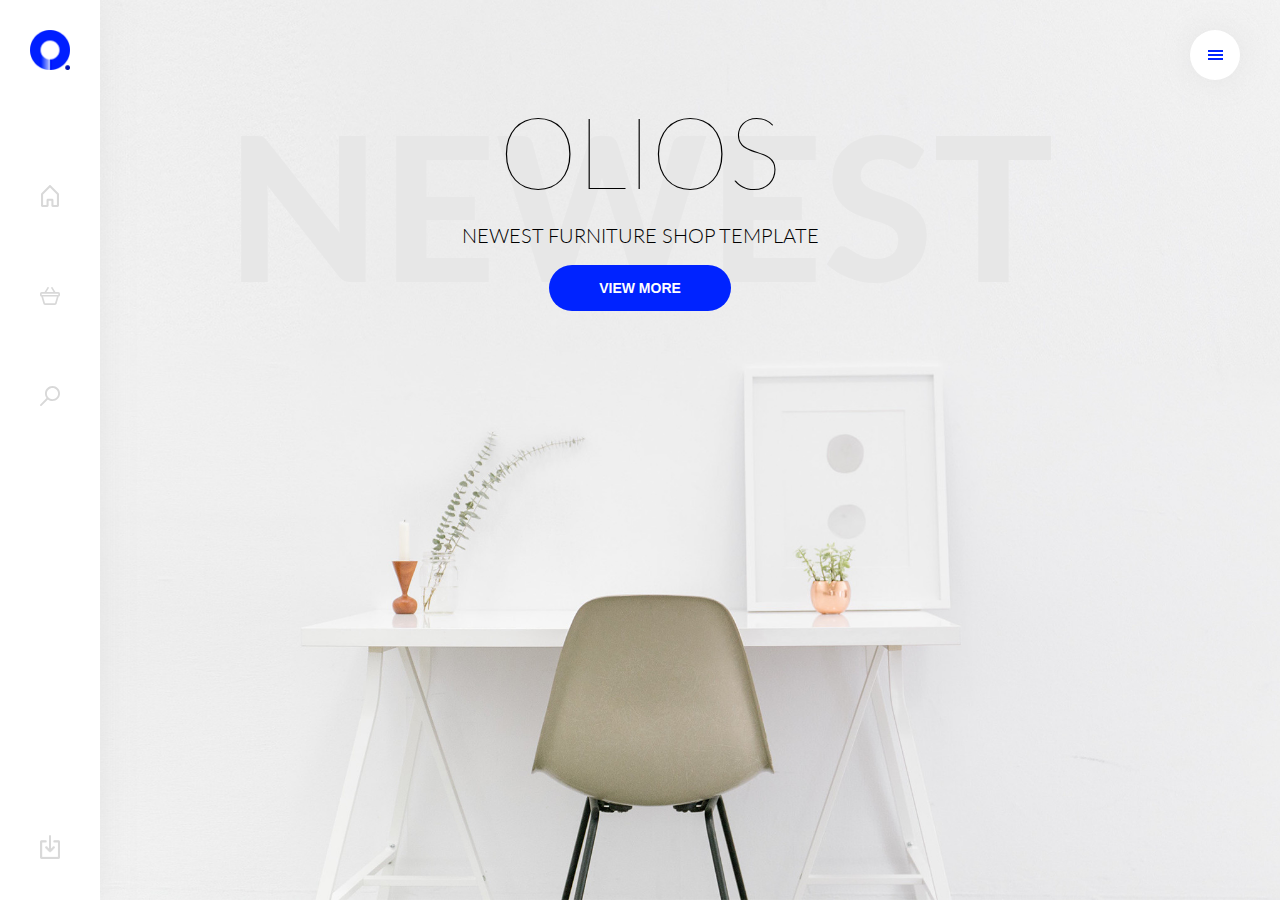
<file: index.html>
<!DOCTYPE html>
<html lang="en">
<head>
	<meta charset="UTF-8">
	<title>Olios</title>
	<link href="https://fonts.googleapis.com/css?family=Lato:100,300,400,900&display=swap" rel="stylesheet">
	<link rel="stylesheet" href="css/reset.css">
	<link rel="stylesheet" href="css/style.css">
</head>
<body>
	<div class="sidebar">
		<div class="logo">
			<picture>
				<source src="" type="">
				<img src="img/logo.png" alt="logo">
			</picture>
		</div>	
		<div class="items">
			<a href="index.html" class="item item-1">
				
			</a>
			<a href="#" class="item item-2">
				
			</a>
			<a href="#search-block" class="item item-3">
				
			</a>
		</div>	
		<div class="in">
			<a href="#">
				<picture>
					<source type="image/svg+xml" srcset="img/in.png">
					<img src="img/in.png" alt="menu">
				</picture>
			</a>
		</div>
	</div>
	

	<div class="main">
		<div class="main-item main-item-1">
			<h2>olios</h2>
			<h3>newest furniture shop template</h3>
			<span>newest</span>
			<form action="products.html">
				<button href="products.html" class="main-btn">view more</button>
			</form>
		</div>
	</div>

	<div id="main-menu" class="menu">
		<a class="hamburger" id="close-menu" href="#close">
		<span></span>
		<span></span>
	</a>
		<ul class="navigation">
			<li><a href="products.html">
				living room
				<picture>
					<!-- <source type="image/svg+xml" srcset="img/menu/living-room.svg"> -->
					<img src="img/menu/living-room.png" alt="living room">
				</picture>
			</a></li>
			<li><a href="#">
				Office
				<picture>
<!-- 					<source type="image/svg+xml" srcset="img/menu/office.svg"> -->
					<img src="img/menu/office.png" alt="office">
				</picture>
			</a></li>
			<li><a href="#">
				for kids
				<picture>
		<!-- 			<source type="image/svg+xml" srcset="img/menu/for-kids.svg"> -->
					<img src="img/menu/for-kids.png" alt="for-kids">
				</picture>
			</a></li>
			<li><a href="#">
				kitchen
				<picture>
	<!-- 				<source type="image/svg+xml" srcset="img/menu/kitchen.svg"> -->
					<img src="img/menu/kitchen.png" alt="kitchen">
				</picture>
			</a></li>
			<li><a href="#">
				accesories
				<picture>
				<!-- 	<source type="image/svg+xml" srcset="img/menu/accesories.svg"> -->
					<img src="img/menu/accesories.png" alt="accesories">
				</picture>
			</a></li>
		</ul>
		<div class="categories-link">
			<a href="#">show all categories</a>
			<span class="link-line"></span>
		</div>
	</div>
	<a class="hamburger" href="#main-menu">
		<span></span>
		<span></span>
		<span></span>
	</a>
	<div id="search-block" class="search-block">
		<form action="#">
			<input type="text" class="input-search" value="red seat">
			<a class="search-close" href="#close">&times</a>
			<p class="help-text">TYpe product that you are looking for</p>
		</form>
		<div class="serach-result">
			<div class="result-product">
				<img src="img/products/red-seat.png" alt="">
				<span>Red seat</span>
			</div>
			<div class="result-product">
				<img src="img/products/blue-seat.png" alt="">
				<span>Blue seat</span>
			</div>
		</div>
	</div>
	
</body>
</html>
</file>
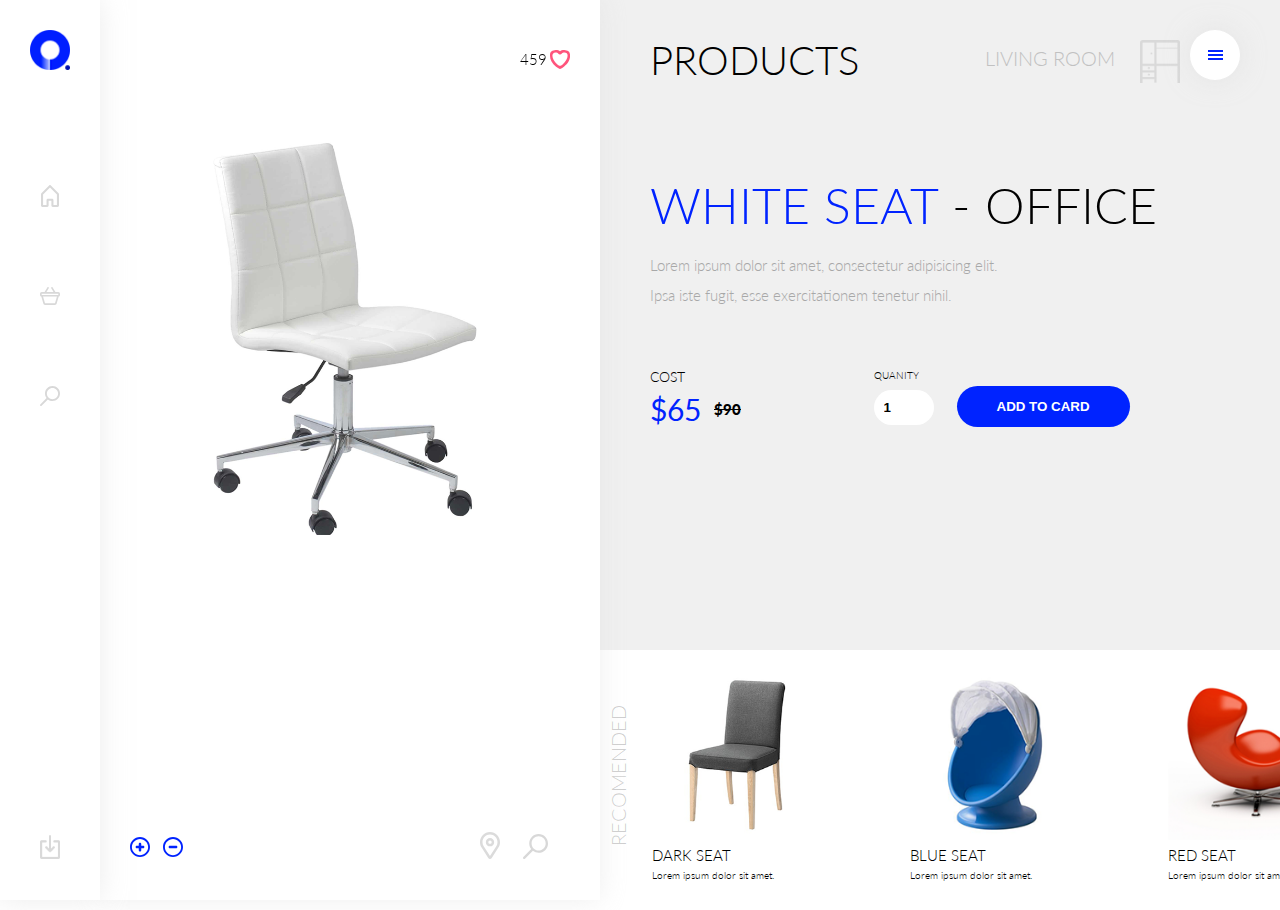
<file: card.html>
<!DOCTYPE html>
<html lang="en">
<head>
	<meta charset="UTF-8">
	<title>Products Olios</title>
	<link href="https://fonts.googleapis.com/css?family=Lato:100,300,400,900&display=swap" rel="stylesheet">
	<link rel="stylesheet" href="css/reset.css">
	<link rel="stylesheet" href="css/style.css">
</head>
<body>
	<div class="sidebar">
		<div class="logo">
			<picture>
				<source src="" type="">
				<img src="img/logo.png" alt="logo">
			</picture>
		</div>	
		<div class="items">
			<a href="index.html" class="item item-1">
				
			</a>
			<a href="#" class="item item-2">
				
			</a>
			<a href="#search-block" class="item item-3">
				
			</a>
		</div>	
		<div class="in">
			<a href="#">
				<picture>
					<source type="image/svg+xml" srcset="img/in.png">
					<img src="img/in.png" alt="menu">
				</picture>
			</a>
		</div>
	</div>
	
	<div class="card-product">
		<div class="photo-block">
			<div class="rating">
				<span>459</span>
				<picture>
					<source type="image/svg+xml" srcset="img/card/heart.svg">
					<img src="img/card/heart.png" alt="heart">
				</picture>
			</div>
			<div class="photo-product">
				<img src="img/card/seat.png" alt="seat">
			</div>
			<div class="card-panel">
				<div class="zoom">
					<picture>
						<source type="image/svg+xml" srcset="img/card/add.svg">
						<img src="img/card/add.png" alt="zoom add">
					</picture>
					<picture>
						<source type="image/svg+xml" srcset="img/card/remove.svg">
						<img src="img/card/remove.png" alt="zoom remove">
					</picture>
				</div>
				<div class="search">
					<picture>
						<source type="image/svg+xml" srcset="img/card/map.svg">
						<img class="map-icon" src="img/card/map.png" alt="map">
					</picture>
					<picture>
						<source type="image/svg+xml" srcset="img/search.svg">
						<img class="search-icon" src="img/search.png" alt="search">
					</picture>
				</div>
			</div>
		</div>
		<div class="card-header">
			<div class="categories-header">
				<h2>Products</h2>
				<span>
					Living room
					<picture>
						<img src="img/menu/living-room.png" alt="Living room">
					</picture>
				</span>
			</div>
			<div class="offer-text">
				<h3><span>White seat</span> - OFFICE</h3>
				<p>Lorem ipsum dolor sit amet, consectetur adipisicing elit. <br>Ipsa iste fugit, esse exercitationem tenetur nihil.</p>
			</div>
			<div class="product-settings">
				<div class="cost">
					<span class="cost-head">cost</span>
					<strong class="product-price">$65</strong>
					<span><s>$90</s></span>
				</div>
				<div class="quantity">
					<span class="quantity-head">quanity</span>
					<input type="number" min="1" value="1"class="quantity-number">
				</div>
				<div class="card-btn">
					<button class="add-btn">add to card</button>
				</div>
			</div>			
			
		</div>
		<div class="recomended">
				<span class="recomended-head">recomended</span>
				<div class="recomended-good">
					<img src="img/products/dark-seat.png" alt="">
					<h4>Dark seat</h4>
					<p>Lorem ipsum dolor sit amet.</p>
				</div>
				<div class="recomended-good">
					<img src="img/products/blue-seat.png" alt="">
					<h4>Blue seat</h4>
					<p>Lorem ipsum dolor sit amet.</p>
				</div>
				<div class="recomended-good">
					<img src="img/products/red-seat.png" alt="">
					<h4>Red seat</h4>
					<p>Lorem ipsum dolor sit amet.</p>
				</div>
			</div>
	</div>
	


	<div id="main-menu" class="menu">
		<a class="hamburger" id="close-menu" href="#close">
		<span></span>
		<span></span>
	</a>
		<ul class="navigation">
			<li><a href="products.html">
				living room
				<picture>
					<!-- <source type="image/svg+xml" srcset="img/menu/living-room.svg"> -->
					<img src="img/menu/living-room.png" alt="living room">
				</picture>
			</a></li>
			<li><a href="#">
				Office
				<picture>
<!-- 					<source type="image/svg+xml" srcset="img/menu/office.svg"> -->
					<img src="img/menu/office.png" alt="office">
				</picture>
			</a></li>
			<li><a href="#">
				for kids
				<picture>
		<!-- 			<source type="image/svg+xml" srcset="img/menu/for-kids.svg"> -->
					<img src="img/menu/for-kids.png" alt="for-kids">
				</picture>
			</a></li>
			<li><a href="#">
				kitchen
				<picture>
	<!-- 				<source type="image/svg+xml" srcset="img/menu/kitchen.svg"> -->
					<img src="img/menu/kitchen.png" alt="kitchen">
				</picture>
			</a></li>
			<li><a href="#">
				accesories
				<picture>
				<!-- 	<source type="image/svg+xml" srcset="img/menu/accesories.svg"> -->
					<img src="img/menu/accesories.png" alt="accesories">
				</picture>
			</a></li>
		</ul>
		<div class="categories-link">
			<a href="#">show all categories</a>
			<span class="link-line"></span>
		</div>
	</div>
	<a class="hamburger" href="#main-menu">
		<span></span>
		<span></span>
		<span></span>
	</a>
	<div id="search-block" class="search-block">
		<form action="#">
			<input type="text" class="input-search" value="red seat">
			<a class="search-close" href="#close">&times</a>
			<p class="help-text">TYpe product that you are looking for</p>
		</form>
		<div class="serach-result">
			<div class="result-product">
				<img src="img/products/red-seat.png" alt="">
				<span>Red seat</span>
			</div>
			<div class="result-product">
				<img src="img/products/blue-seat.png" alt="">
				<span>Blue seat</span>
			</div>
		</div>
	</div>
	
</body>
</html>
</file>
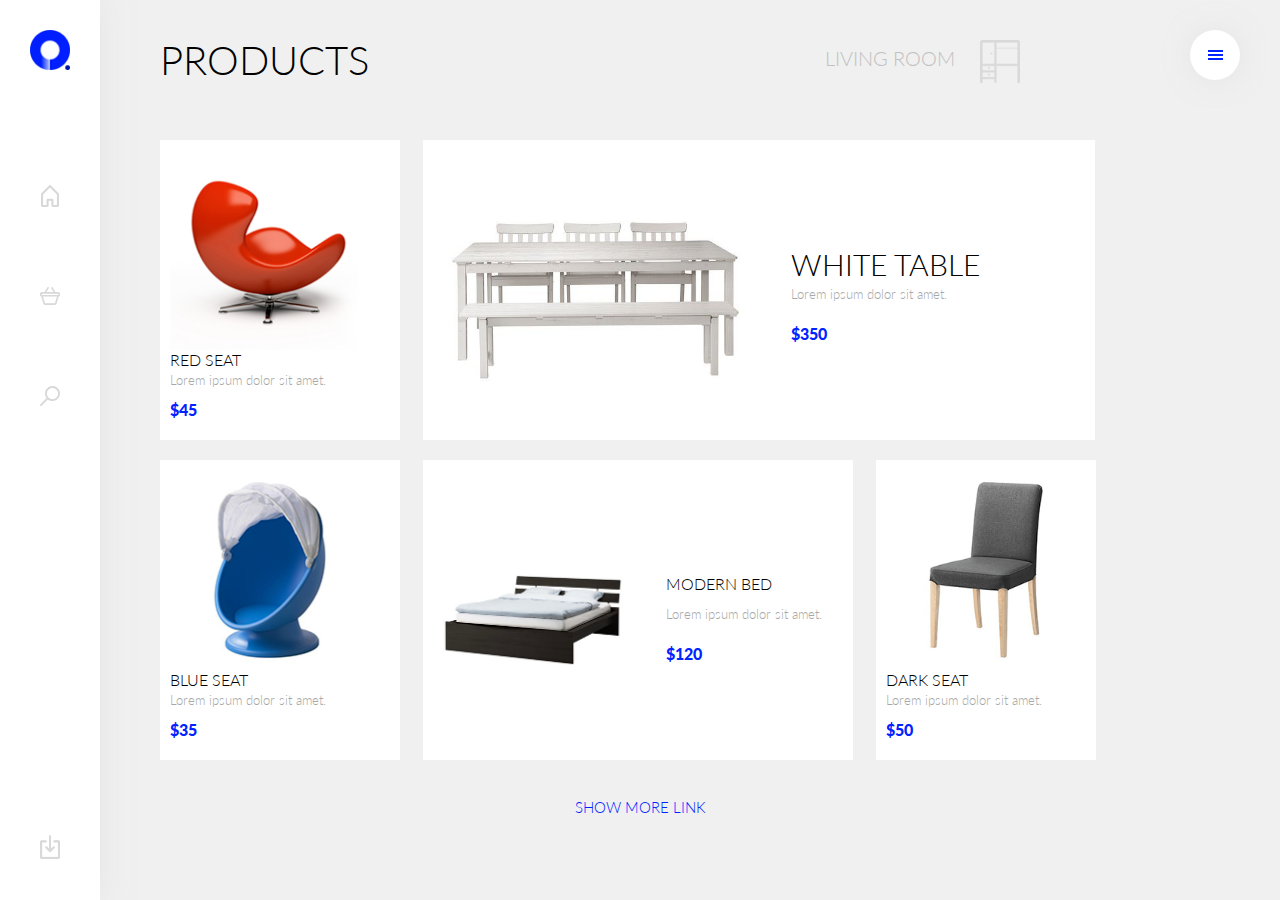
<file: products.html>
<!DOCTYPE html>
<html lang="en">
<head>
	<meta charset="UTF-8">
	<title>Products Olios</title>
	<link href="https://fonts.googleapis.com/css?family=Lato:100,300,400,900&display=swap" rel="stylesheet">
	<link rel="stylesheet" href="css/reset.css">
	<link rel="stylesheet" href="css/style.css">
</head>
<body>
	<div class="sidebar">
		<div class="logo">
			<picture>
				<source src="" type="">
				<img src="img/logo.png" alt="logo">
			</picture>
		</div>	
		<div class="items">
			<a href="index.html" class="item item-1">
				
			</a>
			<a href="#" class="item item-2">
				
			</a>
			<a href="#search-block" class="item item-3">
				
			</a>
		</div>	
		<div class="in">
			<a href="#">
				<picture>
					<source type="image/svg+xml" srcset="img/in.png">
					<img src="img/in.png" alt="menu">
				</picture>
			</a>
		</div>
	</div>
	<div class="categories">
		<div class="container">
			<div class="categories-header">
				<h2>Products</h2>
				<span>
					Living room
					<picture>
						<!-- <source type="image/svg+xml" srcset="img/menu/living-room.svg"> -->
						<img src="img/menu/living-room.png" alt="Living room">
					</picture>
				</span>
			</div>
			<div class="products-cards">
				<a href="#" class="card">
					<img src="img/products/red-seat.png" alt="red seat">
					<span class="mini-card-text">
						<h3>Red seat</h3>
						<p>Lorem ipsum dolor sit amet.</p>
						<span class="card-price">$45</span>
					</span>
				</a>
				<a href="#" class="card">
					<img src="img/products/white-table.png" alt="white table">
					<span class="card-text">
						<span class="mini-card-text">
							<h3>White table</h3>
							<p>Lorem ipsum dolor sit amet.</p>
							<span class="card-price">$350</span>
						</span>
					</span>
				</a>
				<a href="#" class="card">
					<img src="img/products/blue-seat.png" alt="blue seat">
					<span class="mini-card-text">
						<h3>Blue seat</h3>
						<p>Lorem ipsum dolor sit amet.</p>
						<span class="card-price">$35</span>
					</span>
				</a>
				<a href="#" class="card">
					<img src="img/products/modern-bed.png" alt="modern bed">
					<span class="card-text">
						<span class="mini-card-text">
							<h3>Modern bed</h3>
							<p>Lorem ipsum dolor sit amet.</p>
							<span class="card-price">$120</span>
						</span>
					</span>
				</a>
				<a href="card.html" class="card">
					<img src="img/products/dark-seat.png" alt="dark seat">
					<span class="mini-card-text">
						<h3>Dark seat</h3>
						<p>Lorem ipsum dolor sit amet.</p>
						<span class="card-price">$50</span>
					</span>
				</a>
			</div>
			<div class="show-more-link">
				<a href="#">show more link</a>
			</div>			
		</div>
	</div>
	


	<div id="main-menu" class="menu">
		<a class="hamburger" id="close-menu" href="#close">
		<span></span>
		<span></span>
	</a>
		<ul class="navigation">
			<li><a href="products.html">
				living room
				<picture>
					<!-- <source type="image/svg+xml" srcset="img/menu/living-room.svg"> -->
					<img src="img/menu/living-room.png" alt="living room">
				</picture>
			</a></li>
			<li><a href="#">
				Office
				<picture>
<!-- 					<source type="image/svg+xml" srcset="img/menu/office.svg"> -->
					<img src="img/menu/office.png" alt="office">
				</picture>
			</a></li>
			<li><a href="#">
				for kids
				<picture>
		<!-- 			<source type="image/svg+xml" srcset="img/menu/for-kids.svg"> -->
					<img src="img/menu/for-kids.png" alt="for-kids">
				</picture>
			</a></li>
			<li><a href="#">
				kitchen
				<picture>
	<!-- 				<source type="image/svg+xml" srcset="img/menu/kitchen.svg"> -->
					<img src="img/menu/kitchen.png" alt="kitchen">
				</picture>
			</a></li>
			<li><a href="#">
				accesories
				<picture>
				<!-- 	<source type="image/svg+xml" srcset="img/menu/accesories.svg"> -->
					<img src="img/menu/accesories.png" alt="accesories">
				</picture>
			</a></li>
		</ul>
		<div class="categories-link">
			<a href="#">show all categories</a>
			<span class="link-line"></span>
		</div>
	</div>
	<a class="hamburger" href="#main-menu">
		<span></span>
		<span></span>
		<span></span>
	</a>
	<div id="search-block" class="search-block">
		<form action="#">
			<input type="text" class="input-search" value="red seat">
			<a class="search-close" href="#close">&times</a>
			<p class="help-text">TYpe product that you are looking for</p>
		</form>
		<div class="serach-result">
			<div class="result-product">
				<img src="img/products/red-seat.png" alt="">
				<span>Red seat</span>
			</div>
			<div class="result-product">
				<img src="img/products/blue-seat.png" alt="">
				<span>Blue seat</span>
			</div>
		</div>
	</div>
	
</body>
</html>
</file>
<file: css/style.css>
/*basic settings*/
* {
	box-sizing: border-box;
}
body {
	font-family: 'Lato', sans-serif;
	font-weight: 300;
	position: relative;
}
html {
	font-size: 10px;
}
a:focus {
	outline: none;
}
button:focus, input:focus {
	outline: none;
}
/*Sidebar*/
.sidebar {
	text-align: center;
	background-color: rgb(255, 255, 255);
	box-shadow: 0px 0px 25px 0px rgba(219, 219, 219, 0.5);
	position: fixed;
	left: 0px;
	top: 0px;
	width: 10rem;
	height: 100vh;
	z-index: 5;
}
.logo {
	padding-top: 3rem;
}
.logo img {
	width: 4rem;
}
.items {
	padding-top: 10rem;
}
.item {
	width: 5rem;
	display: block;
	margin: 0 auto;
	margin-bottom: 5rem;
	height: 5rem;
}

.item-1 {
	background: url(../img/home.svg) no-repeat center center;
	-webkit-background-size: 6rem;
	background-size: 1.8rem;
}
.item-2 {
	background: url(../img/basket.svg) no-repeat center center;
	-webkit-background-size: 6rem;
	background-size: 2rem;
}
.item-3 {
	background: url(../img/search.svg) no-repeat center center;
	-webkit-background-size: 6rem;
	background-size: 2rem;
}
.in {
	position: absolute;
	bottom: 4rem;
	left: 50%;
	margin-left: -1rem;
}
.in img {
	width: 2rem;
}
.hamburger {
	position: fixed;
	top: 3rem;
	right: 4rem;
	background-color: #fff;
	border-radius: 50%;
	width: 5rem;
	height: 5rem;
	padding-top: 1.75rem;
	box-shadow: 0px 0px 25px 0px rgba(219, 219, 219, 0.5);
	z-index: 99;
}
.hamburger span {
	display: block;
	margin: 2px auto;
	background-color: #0023ff;
	height: 2px;
	width: 30%;
}
/*Main screen*/
.main {
	min-height: 450px;
	height: 100vh;
}
.main-item-1 {
	height: 100%;
	background: url(../img/main-item-1.jpg) no-repeat center center;
	-webkit-background-size: cover;
	background-size: cover;
}
.main-item {
	padding-top: 10rem;
	text-transform: uppercase;
	text-align: center;
	position: relative;
}
.main-item-1 h2 {
	font-size: 10rem;
	font-weight: 100;
	position: relative;
	z-index: 1;
}
.main-item-1 h3 {
	font-size: 2rem;
	margin-top: 2.5rem;
	position: relative;
	z-index: 1;
}
.main-item-1 span {
	font-weight: 900;
	font-size: 20rem;
	color: #e7e7e7;
	position: absolute;
	left: 50%;
	-webkit-transform: translateX(-50%) translateY(-70%);
	-ms-transform: translateX(-50%) translateY(-70%);
	-o-transform: translateX(-50%) translateY(-70%);
	transform: translateX(-50%) translateY(-70%);
	z-index: 0;
}
.main-btn {
	position: relative;
	z-index: 1;
	margin-top: 2rem;
	background-color: #0023ff;
	border: none;
	border-radius: 50px;
	color: #fff;
	text-transform: uppercase;
	font-weight: 900;
	padding: 1.5rem 5rem;
	font-size: 1.4rem;
}

/*Menu*/
.menu {
	-webkit-transform: translateX(100%);
	-ms-transform: translateX(100%);
	-o-transform: translateX(100%);
	transform: translateX(100%);
	position: fixed;
	top: 0;
	right: 0;
	width: 35rem;
	background-color: #fff;
	height: 100vh;
	-webkit-transition: all 0.2s;
	-o-transition: all 0.2s;
	transition: all 0.2s;
}
#main-menu:target {
	-webkit-transform: translateX(0);
	-ms-transform: translateX(0);
	-o-transform: translateX(0);
	transform: translateX(0);
	-webkit-box-shadow: 0 0 3rem rgba(0,0,0,0.1);
	box-shadow: 0 0 3rem rgba(0,0,0,0.1);
	z-index: 99;
}
#main-menu:target + .hamburger {
	display: none;
}
#close-menu {
	padding-top: 0;
}
#close-menu span {
	position: absolute;
	left: 50%;
	top: 50%;
	margin: 0;
}
#close-menu span:nth-child(1) {
	-webkit-transform: translateX(-50%) translateY(-50%) rotate(45deg)
	-ms-transform: translateX(-50%) translateY(-50%) rotate(45deg);
	-o-transform: translateX(-50%) translateY(-50%) rotate(45deg);
	transform: translateX(-50%) translateY(-50%) rotate(45deg);
}
#close-menu span:nth-child(2) {
		-webkit-transform: translateX(-50%) translateY(-50%) rotate(-45deg)
	-ms-transform: translateX(-50%) translateY(-50%) rotate(-45deg);
	-o-transform: translateX(-50%) translateY(-50%) rotate(-45deg);
	transform: translateX(-50%) translateY(-50%) rotate(-45deg);
}
.navigation img {
	width: 4rem;
	vertical-align: middle;
	display: inline-block;
	margin-left: 2rem;
}
.navigation {
	text-align: right;
	padding-top: 20rem;

}
.navigation li {
	display: block;
	padding-right: 5rem;	
}
.navigation a {
	display: block;
	line-height: 4;
	text-transform: uppercase;
	font-size: 2rem;
	color: #c1c1c1;
	text-decoration: none;
	-webkit-transition: all 0.2s;
	-o-transition: all 0.2s;
	transition: all 0.2s;
}
.navigation a:hover {
	margin-right: 2rem;
	color: #0023ff;
}
.categories-link {
	position: absolute;
	bottom: 5rem;
	right: 50%;
	-webkit-transform: translateX(50%);
	-ms-transform: translateX(50%);
	-o-transform: translateX(50%);
	transform: translateX(50%);
	text-transform: uppercase;
}
.categories-link a {
	display: block;
	color: #0023ff;
	font-weight: 400;
	font-size: 1.5rem;
	text-decoration: none;
}
.categories-link span {
	-webkit-transition: all 0.2s;
	-o-transition: all 0.2s;
	transition: all 0.2s;
}
.categories-link a:hover + span{
	width: 30%;
}
.link-line {
	display: block;
	width: 70%;
	margin: 1rem auto;
	height: 2px;
	background-color: #0023ff;
}

/*Products*/
.container {
	width: 960px;
	margin: 0 auto;
}

.categories-header h2{
	text-transform: uppercase;
	font-weight: 300;
	font-size: 4rem;
	display: inline-block;
}
.categories-header span {
	vertical-align: top;
	display: inline-block;
	float: right;
	font-size: 2rem;
	margin-right: 10rem;
	color: #c1c1c1;
	text-transform: uppercase;
}
.categories-header span img {
	width: 4rem;
	display: inline;
	vertical-align: middle;
	margin-left: 2rem;
}
.categories {
	padding-bottom: 4rem;
	padding-top: 4rem;
	background-color: #f0f0f0;
	min-height: 100vh;
	
}
.products-cards {
	padding-top: 4rem;
}
.card {
	display: inline-block;
	vertical-align: middle;
	background-color: #fff;
	text-decoration: none;
	color: #a8a8a8;
	line-height: 2rem;
	padding: 1rem;
	margin-top: 2rem;
	height: 30rem;
}
.card h3 {
	text-transform: uppercase;
	font-size: 1.6rem;
	color: #000;
	
}
.card p {
	font-size: 1.3rem;
}
.card-price {
	color: #0023ff;
	font-weight: 900;
	font-size: 1.6rem;
	margin-top: 1rem;
	display: inline-block;
}
.card img {
	display: inline-block;
	height: 20rem;
	vertical-align: middle;
}
.card-text {
	display: inline-block;
	margin-left: 3rem;
	vertical-align: middle;
}
.card:nth-child(1), .card:nth-child(3) {
	width: 25%;
	margin-right: 2rem;
}
.card:nth-child(2) {
	padding-top: 6rem;
	line-height: 3rem;
	width: 70%;
}
.card:nth-child(4) {
	padding-top: 6rem;
	line-height: 3rem;
	margin-right: 2rem;
	width: 44.8%;
}
.card:nth-child(2) h3{
	font-size: 3rem;
}
.show-more-link {
	text-align: center;
	display: block;
	margin-top: 4rem;
}
.show-more-link a {
	text-transform: uppercase;
	color: #0023ff;
	font-size: 1.5rem;	
	text-decoration: none;
}
.card-product {
	margin-left: 10rem;
	background-color: #f0f0f0;
}
.rating {
	text-align: right;
}
.photo-block {
	display: inline-block;
	width: 50rem;
	padding: 3rem;
	box-shadow: 0px 0px 25px 0px rgba(219, 219, 219, 0.45);
	min-height: 100vh;
	position: fixed;
	top: 0;
	left: 10rem;
	background-color: #fff;
	padding-top: 5rem;
	z-index: 4;
}
.photo-product {
	padding-top: 15%;
	text-align: center;
}
.photo-product img {
	width: 70%;
	min-width: 40rem;
}
.rating img {
	width: 2rem;
	vertical-align: middle;
}
.rating span {
	vertical-align: middle;
	font-size: 1.5rem;
}
.card-panel	{
	width: 100%;
	bottom: 4rem;
	position: absolute;
}
.zoom {
	padding-top: .5rem;
	display: inline-block;
	width: 30%;
	vertical-align: middle;
}

.zoom img {
	width: 2rem;
	margin-right: 1rem;
}
.search {
	float: right;
	vertical-align: middle;
	display: inline-block;
	width: 30%;
}
.map-icon {
	width: 2rem;
	margin-right: 2rem;
}
.search-icon {
	width: 2.5rem;
}
.card-header {
	display: inline-block;
	vertical-align: top;
	padding-top: 4rem;
	padding-left: 4rem;
	width: 100%;
	min-height: 80rem;
	height: 100vh;
	padding-left: 55rem;
}

.offer-text h3{
	text-transform: uppercase;
	font-size: 5rem;
	margin-top: 10rem;
	margin-bottom: 2rem;
}
.offer-text h3 span {
	color: #0023ff;
}
.offer-text p {
	font-size: 1.5rem;
	line-height: 2;
	margin-bottom: 3rem;
	color: #a8a8a8;
}
.cost {
	display: inline-block;
	width: 35%;
}
.cost-head {
	text-transform: uppercase;
	display: block;
	font-size: 1.4rem;
	margin-bottom: 1rem;
}
.product-settings {
	margin-top: 6rem;
}
.product-price {
	font-size: 3rem;
	font-weight: 400;
	color: #0023ff;
	vertical-align: middle;
}
.cost span s {
	vertical-align: middle;
	font-size: 1.5rem;
	margin-left: 1rem;
	font-weight: 900;
}
.quantity {
	vertical-align: top;
	display: inline-block;
}
.quantity-head {
	display: block;
	text-transform: uppercase;
	display: 1.4rem;
	margin-bottom: 1rem;
}
.quantity-number {
	width: 6rem;
	padding: 1rem;
	border-radius: 3rem;
	border:none;
	font-weight: 900;
}
.card-btn {
	display: inline-block;
	margin-left: 2rem;
}
.add-btn {
	padding: 1.3rem 4rem;
	border-radius: 50px;
	border: none;
	background-color: #0023ff;
	color: #fff;
	text-transform: uppercase;
	font-weight: 900;
}
.recomended {
	width: 100%;
	background-color: #fff;
	height: 25rem;
	position: absolute;
	bottom: 0;
	margin-left: -3%;
	z-index: 1;
	padding-left: 50rem;
}
.recomended-head {
	top: 50%;
	position: absolute;
	font-size: 2rem;
	text-transform: uppercase;
	transform-origin: 50%;
	color: rgba(0,0,0,.2);
	-webkit-transform: translateY(-50%) translateX(-10%) rotate(-90deg);
	-ms-transform: translateY(-50%) translateX(-10%) rotate(-90deg);
	-o-transform: translateY(-50%) translateX(-10%) rotate(-90deg);
	transform: translateY(-50%) translateX(-10%) rotate(-90deg);
}
.recomended-good {
	height: 100%;
	margin-left: 6rem;
	padding: 1rem;
	padding-left: 3rem;
	display: inline-block;
	width: 25%;
}
.recomended-good img {
	width: 17rem;
	display: block;
	margin: 0 auto;
}
.recomended-good h4 {
	text-transform: uppercase;
	font-size: 1.5rem;
	line-height: 2;
}
/*Search Block*/
.search-block {
	-webkit-transform: translateX(-100%);
	-ms-transform: translateX(-100%);
	-o-transform: translateX(-100%);
	transform: translateX(-100%);
	-webkit-transition: all 0.2s;
	-o-transition: all 0.2s;
	transition: all 0.2s;
	display: none;
}
.search-block:target {
	display: block;
	padding-top: 20rem;
	padding-left: 20rem;
	z-index: 4;
	position: fixed;
	left: 0;
	top: 0;
	width: 100vw;
	height: 100vh;
	min-height: 45rem;
	background-color: rgba(255,255,255,.95);
	-webkit-transform: translateX(0);
	-ms-transform: translateX(0);
	-o-transform: translateX(0);
	transform: translateX(0);
}
.input-search {
	border: none;
	border-bottom: 2px solid rgba(0,0,0,.1);
	width: 70%;
	background-color: transparent;
	height: 3rem;
	font-size: 5rem;
	text-transform: uppercase;
	padding: 3rem;
	padding-left: 0;
	padding-bottom: 5rem;
	font-weight: 100;

}
.search-close {
	text-decoration: none;
	font-size: 6rem;
	vertical-align: top;
	color: rgba(0,0,0,.5);
}
.help-text {
	font-size: 1.5rem;
	color: rgba(0,0,0,.4);
	margin-top: 2rem;
}
.serach-result {
	margin-top: 4rem;
}
.result-product {
	display: inline-block;
	width: 30%;
	vertical-align: middle;
}
.result-product img {
	vertical-align: middle;
}
.result-product span {
	vertical-align: middle;
	text-transform: uppercase;
	font-weight: 300;
	font-size: 3rem;
	margin-left: 2rem;
}

/*media*/
@media (max-width: 1250px) {
	.result-product span {
		font-size: 1.5rem;
	}
	.result-product img {
		width: 15rem;
	}
	.container {
		width: 90%;
		margin: 0 auto;
		padding-left: 10rem;
		padding-right: 10rem;
	}
	.card {
		display: block;
		width: 100%;
	}
	.card-header {
		padding-left: 47rem;
	}
	.photo-block {
		width: 45rem;
	}
	.recomended {
		padding-left: 45rem;
	}
	.categories-header span {
		font-size: 1rem;
	}
}
@media (max-width: 1200px) {
	.card {
		display: inline-block;
		width: 45% !important;
		margin-right: -4px;
		height: 40rem;
		padding: 3rem;
		position: relative;
	}
	.card img {
		display: block;
		margin: 0 auto;
		min-width: 40%;
	}
	.card h3 {
		font-size: 3rem;
	}
	.mini-card-text {
		display: inline-block;
		vertical-align: middle;
		font-size: 3rem;
		width: 100%;
		position: absolute;
		bottom: 1rem;
		line-height: 2;
	}
}


@media (max-width: 1024px) {
	html {
		font-size: 8px;
	}
	.navigation {
		padding-top: 15rem;
	}
	.photo-block {
		position: relative;
		display: block;
		width: 100%;
		min-height: 50vh;
		height: auto;
		left: 0;
	}
	.photo-product {
		padding-top: 7%;
	}
	.photo-product img {
		width: 40%;
	}
	.rating {
		padding-right: 10rem;
	}
	.search {
		text-align: center;
	}
	.card-header {
		width: 100%;
		min-height: 80rem;
		height: auto;
		padding-left: 5rem;
	}
	.recomended {
		padding-left: 0;
		text-align: left;
		padding-left: 12rem;
	}
	.recomended-good {
		margin-left: 0;
		margin-right: 1rem;
	}
	.recomended-head {
		-webkit-transform: translateY(-50%) translateX(-100%) rotate(-90deg);
		-ms-transform: translateY(-50%) translateX(-100%) rotate(-90deg);
		-o-transform: translateY(-50%) translateX(-100%) rotate(-90deg);
		transform: translateY(-50%) translateX(-100%) rotate(-90deg);
	}

}
@media (max-width: 768px) {
	html {
		font-size: 6px;
	}
	.hamburger {
		width: 6rem;
		height: 6rem;
	}
}
@media (max-width: 640px) {
	.result-product {
		display: block;
		width: 100%;
		margin-top: 3rem;
	}
	.card {
		display: block !important;
		width: 100% !important;
	}
}
@media (max-width: 480px) {
	.categories-header span {
		font-size: 1rem;
	}
}
</file>
